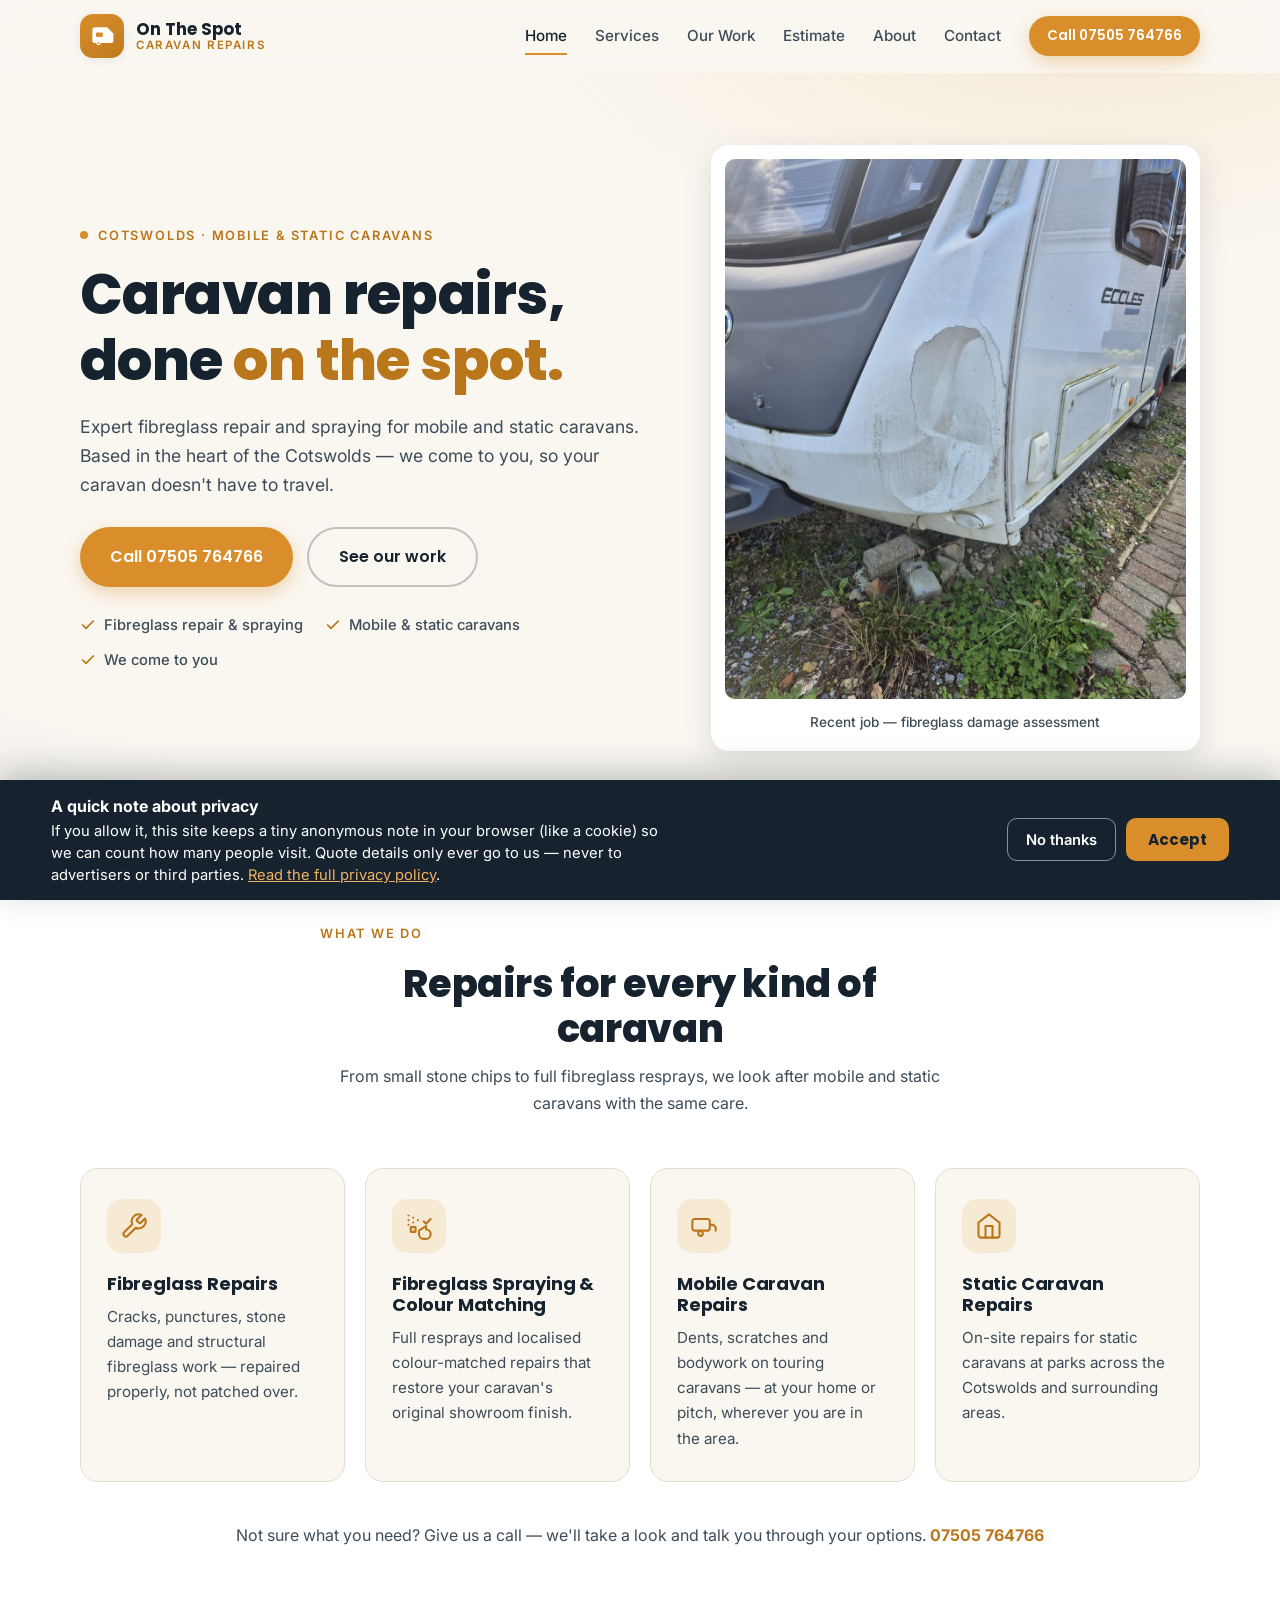
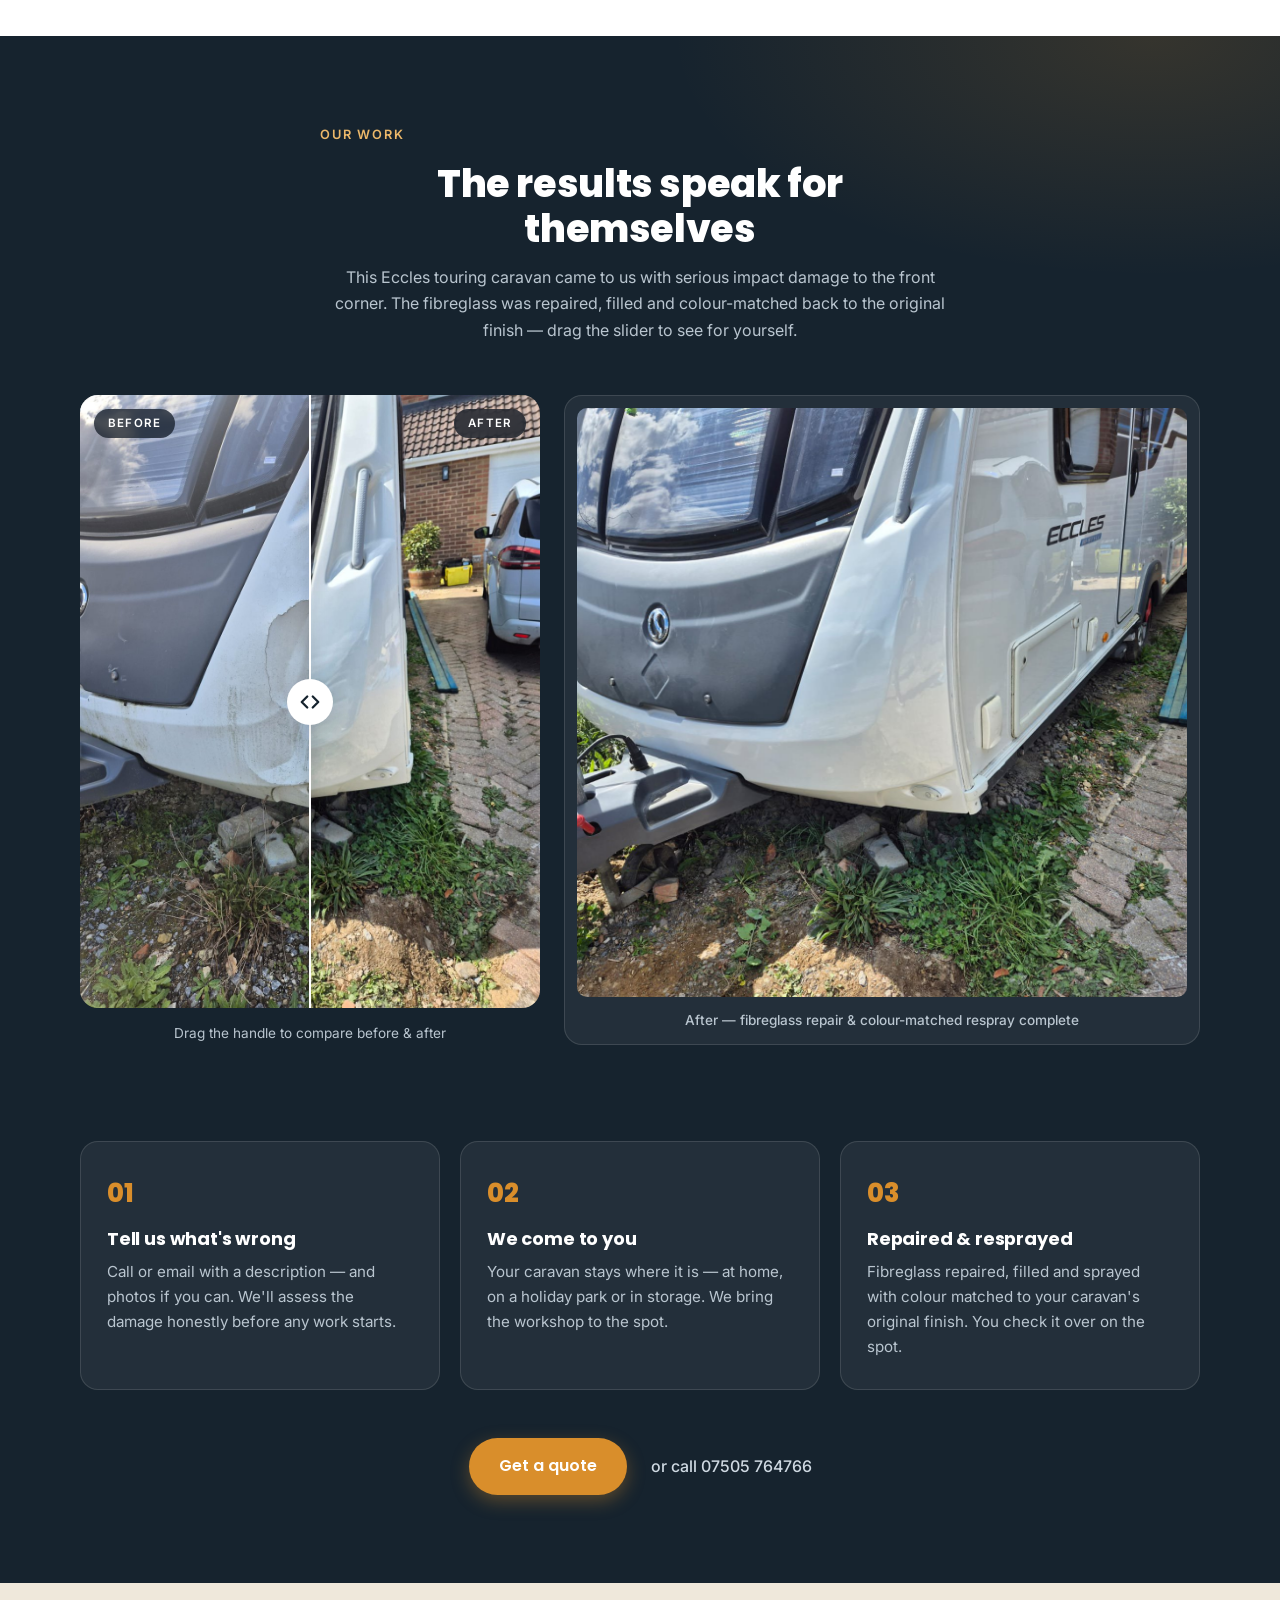
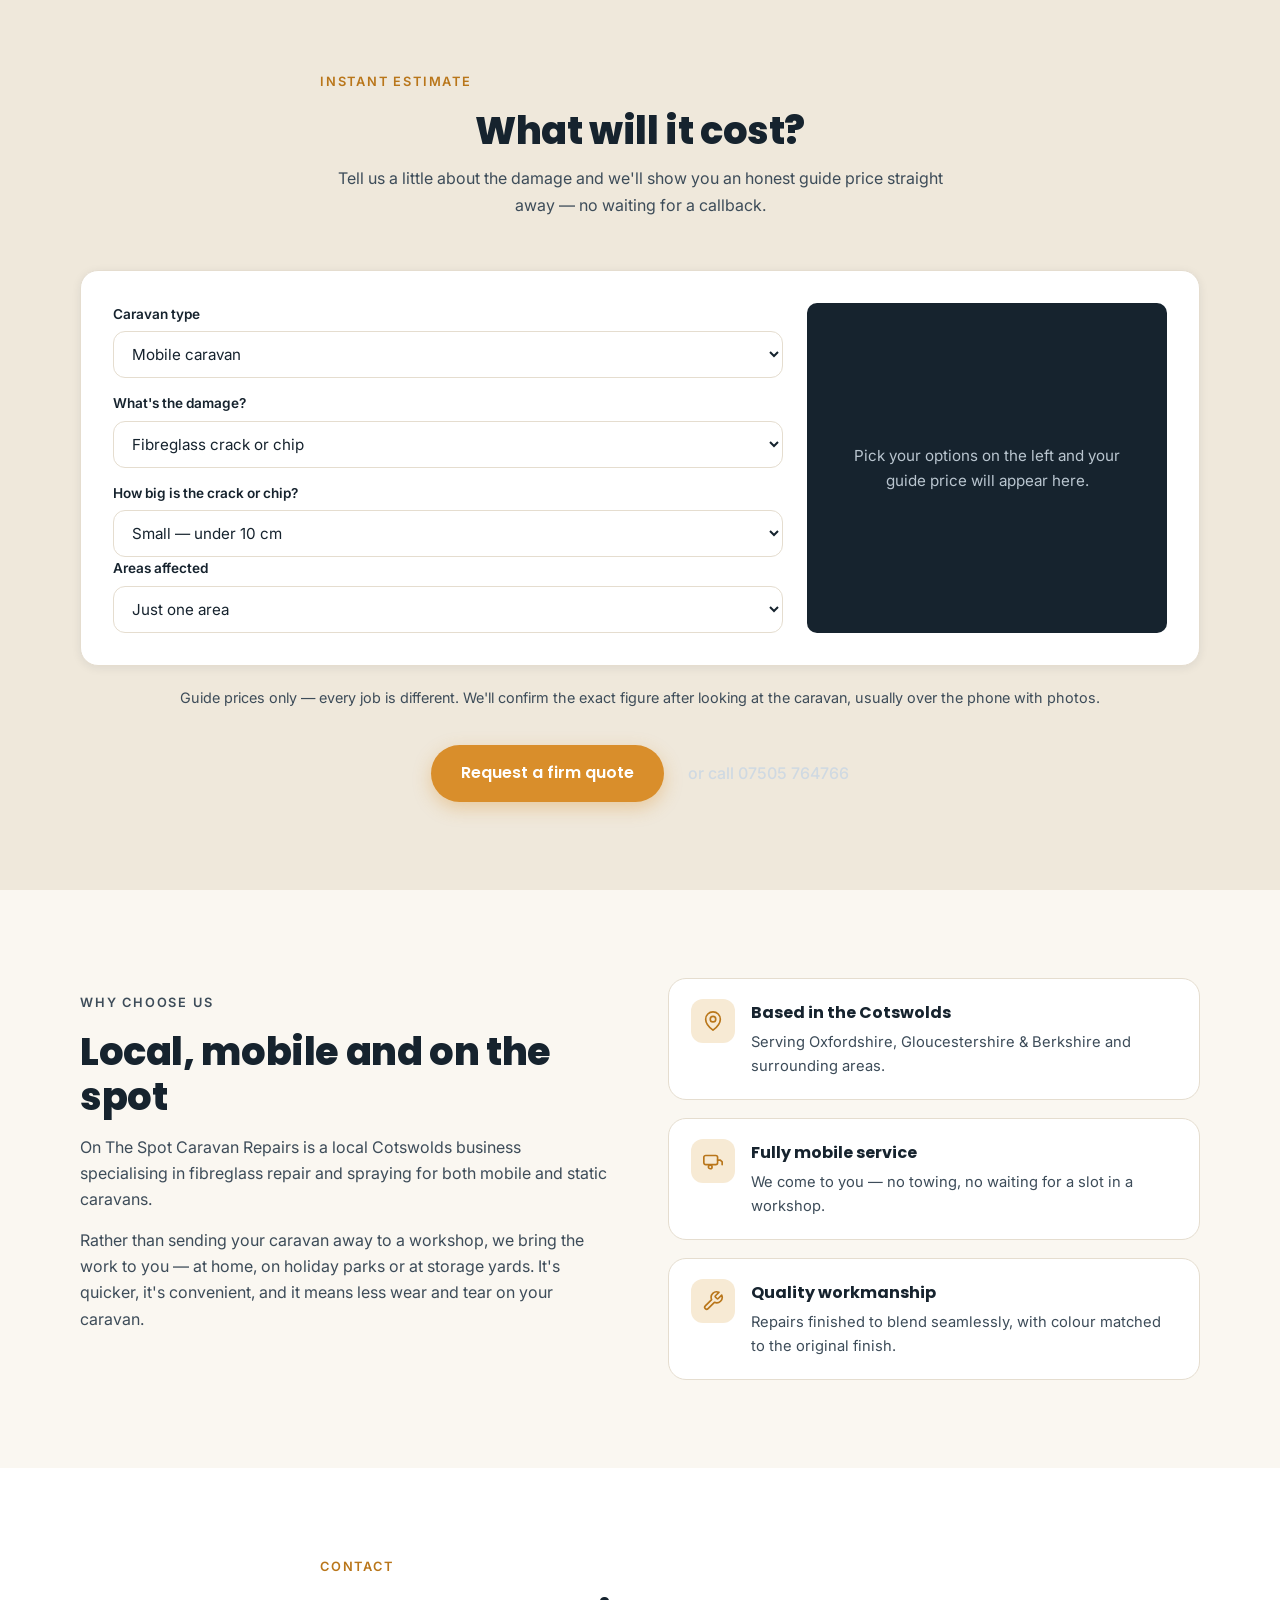
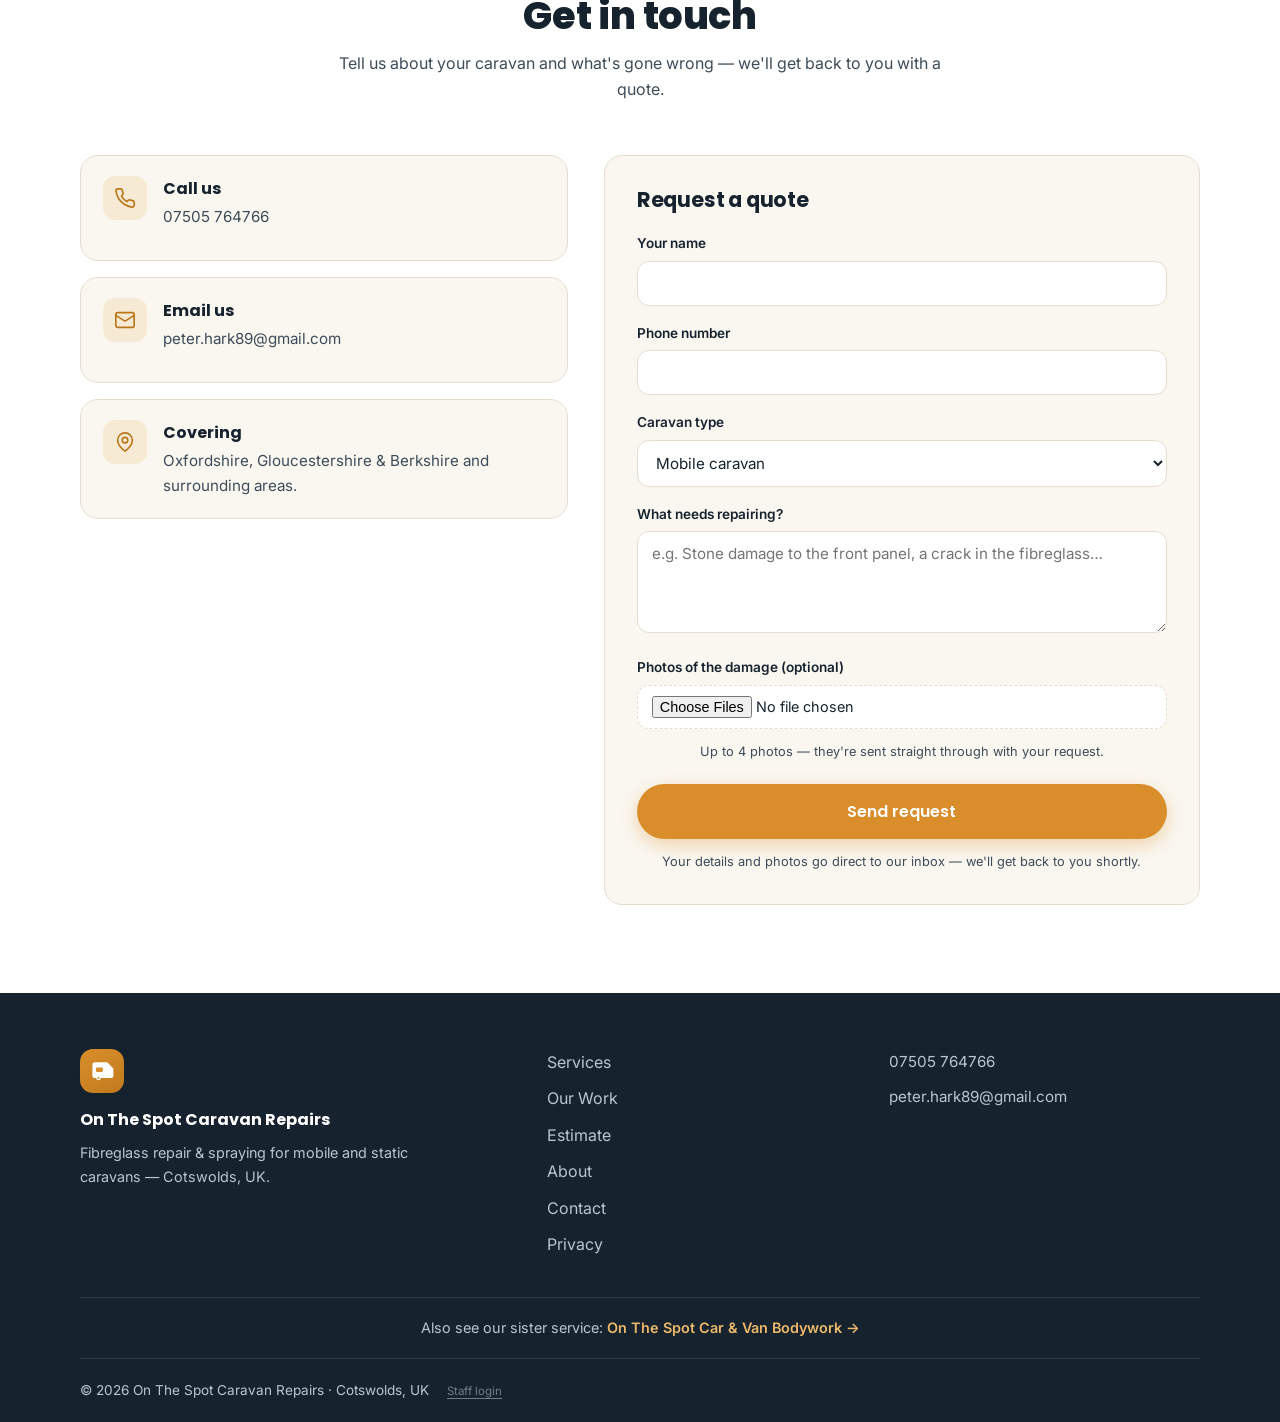
<file: index.html>
<!DOCTYPE html>
<html lang="en-GB">
<head>
  <meta charset="UTF-8" />
  <meta name="viewport" content="width=device-width, initial-scale=1.0" />
  <title>On The Spot Caravan Repairs — Fibreglass &amp; Bodywork in the Cotswolds</title>
  <meta name="description" content="Mobile and static caravan repairs across the Cotswolds. Expert fibreglass repair, spraying and colour matching — we come to you. Call 07505 764766." />
  <meta property="og:title" content="On The Spot Caravan Repairs | Cotswolds" />
  <meta property="og:description" content="Fibreglass repair &amp; spraying for mobile and static caravans. Based in the Cotswolds — we come to you." />
  <meta property="og:type" content="website" />
  <link rel="icon" href="data:image/svg+xml,%3Csvg xmlns='http://www.w3.org/2000/svg' viewBox='0 0 100 100'%3E%3Ctext y='.9em' font-size='90'%3E%F0%9F%9A%90%3C/text%3E%3C/svg%3E" />
  <link rel="preconnect" href="https://fonts.googleapis.com" />
  <link rel="preconnect" href="https://fonts.gstatic.com" crossorigin />
  <link href="https://fonts.googleapis.com/css2?family=Inter:wght@400;500;600&family=Poppins:wght@600;700;800&display=swap" rel="stylesheet" />
  <link rel="stylesheet" href="style.css" />
</head>
<body>

<a class="skip-link" href="#home">Skip to content</a>

<header class="site-header" id="siteHeader">
  <div class="container nav-wrap">
    <a href="#home" class="brand" aria-label="On The Spot Caravan Repairs — home">
      <span class="brand-mark" aria-hidden="true">
        <svg viewBox="0 0 32 32" fill="none">
          <path d="M5 9a3 3 0 0 1 3-3h14l7 7v8a3 3 0 0 1-3 3H8a3 3 0 0 1-3-3V9Z" fill="#fff"/>
          <rect x="9" y="12" width="8" height="5" rx="1.2" fill="#d98e2b"/>
          <circle cx="12" cy="24" r="2.6" fill="#fff"/>
          <circle cx="12" cy="24" r="1.2" fill="#d98e2b"/>
        </svg>
      </span>
      <span class="brand-text">On The Spot<small>Caravan Repairs</small></span>
    </a>

    <nav class="site-nav" id="siteNav" aria-label="Main navigation">
      <a href="#home" class="active">Home</a>
      <a href="#services">Services</a>
      <a href="#work">Our Work</a>
      <a href="#estimate">Estimate</a>
      <a href="#about">About</a>
      <a href="#contact">Contact</a>
      <a href="tel:+447505764766" class="btn btn-primary btn-sm nav-call">Call 07505 764766</a>
    </nav>

    <button class="nav-toggle" id="navToggle" aria-expanded="false" aria-controls="siteNav" aria-label="Open menu">
      <span></span><span></span><span></span>
    </button>
  </div>
</header>

<main id="main">

  <!-- ============ HERO ============ -->
  <section class="hero" id="home">
    <div class="container hero-grid">
      <div class="hero-copy reveal">
        <p class="eyebrow"><span class="dot" aria-hidden="true"></span> Cotswolds &middot; Mobile &amp; Static Caravans</p>
        <h1>Caravan repairs, done <em>on the spot.</em></h1>
        <p class="lead">Expert fibreglass repair and spraying for mobile and static caravans. Based in the heart of the Cotswolds — we come to you, so your caravan doesn't have to travel.</p>
        <div class="hero-cta">
          <a href="tel:+447505764766" class="btn btn-primary btn-lg">Call 07505 764766</a>
          <a href="#work" class="btn btn-ghost btn-lg">See our work</a>
        </div>
        <ul class="hero-points">
          <li><svg viewBox="0 0 24 24" fill="none" stroke="currentColor" stroke-width="2.5" stroke-linecap="round" stroke-linejoin="round"><path d="M20 6 9 17l-5-5"/></svg> Fibreglass repair &amp; spraying</li>
          <li><svg viewBox="0 0 24 24" fill="none" stroke="currentColor" stroke-width="2.5" stroke-linecap="round" stroke-linejoin="round"><path d="M20 6 9 17l-5-5"/></svg> Mobile &amp; static caravans</li>
          <li><svg viewBox="0 0 24 24" fill="none" stroke="currentColor" stroke-width="2.5" stroke-linecap="round" stroke-linejoin="round"><path d="M20 6 9 17l-5-5"/></svg> We come to you</li>
        </ul>
      </div>

      <figure class="hero-card reveal" data-delay="140">
        <img src="images/damage-1.jpg" alt="Fibreglass damage on a caravan front corner, awaiting repair" loading="eager" />
        <figcaption>Recent job — fibreglass damage assessment</figcaption>
      </figure>
    </div>
  </section>

  <!-- ============ SERVICES ============ -->
  <section class="section services" id="services">
    <div class="container">
      <header class="section-head reveal">
        <p class="eyebrow">What we do</p>
        <h2>Repairs for every kind of caravan</h2>
        <p class="section-sub">From small stone chips to full fibreglass resprays, we look after mobile and static caravans with the same care.</p>
      </header>

      <div class="card-grid">
        <article class="service-card reveal">
          <span class="icon" aria-hidden="true">
            <svg viewBox="0 0 24 24" fill="none" stroke="currentColor" stroke-width="1.8" stroke-linecap="round" stroke-linejoin="round"><path d="M14.7 6.3a1 1 0 0 0 0 1.4l1.6 1.6a1 1 0 0 0 1.4 0l3.77-3.77a6 6 0 0 1-7.94 7.94l-6.91 6.91a2.12 2.12 0 0 1-3-3l6.91-6.91a6 6 0 0 1 7.94-7.94l-3.76 3.76z"/></svg>
          </span>
          <h3>Fibreglass Repairs</h3>
          <p>Cracks, punctures, stone damage and structural fibreglass work — repaired properly, not patched over.</p>
        </article>

        <article class="service-card reveal" data-delay="80">
          <span class="icon" aria-hidden="true">
            <svg viewBox="0 0 24 24" fill="none" stroke="currentColor" stroke-width="1.8" stroke-linecap="round" stroke-linejoin="round"><path d="M3 3h.01"/><path d="M7 5h.01"/><path d="M11 7h.01"/><path d="M3 7h.01"/><path d="M7 9h.01"/><path d="M3 11h.01"/><rect width="4" height="4" x="5" y="13"/><path d="m16 8 2 2 4-4"/><path d="M18 12v3a4 4 0 0 1 4 4v0a4 4 0 0 1-4 4h-2a4 4 0 0 1-4-4v-3Z"/></svg>
          </span>
          <h3>Fibreglass Spraying &amp; Colour Matching</h3>
          <p>Full resprays and localised colour-matched repairs that restore your caravan's original showroom finish.</p>
        </article>

        <article class="service-card reveal" data-delay="160">
          <span class="icon" aria-hidden="true">
            <svg viewBox="0 0 24 24" fill="none" stroke="currentColor" stroke-width="1.8" stroke-linecap="round" stroke-linejoin="round"><rect x="2" y="6" width="15" height="10" rx="2"/><path d="M17 11h3l2 2v3"/><circle cx="9" cy="18.5" r="2"/></svg>
          </span>
          <h3>Mobile Caravan Repairs</h3>
          <p>Dents, scratches and bodywork on touring caravans — at your home or pitch, wherever you are in the area.</p>
        </article>

        <article class="service-card reveal" data-delay="240">
          <span class="icon" aria-hidden="true">
            <svg viewBox="0 0 24 24" fill="none" stroke="currentColor" stroke-width="1.8" stroke-linecap="round" stroke-linejoin="round"><path d="m3 9 9-7 9 7v11a2 2 0 0 1-2 2H5a2 2 0 0 1-2-2z"/><polyline points="9 22 9 12 15 12 15 22"/></svg>
          </span>
          <h3>Static Caravan Repairs</h3>
          <p>On-site repairs for static caravans at parks across the Cotswolds and surrounding areas.</p>
        </article>
      </div>

      <p class="services-note reveal">Not sure what you need? Give us a call — we'll take a look and talk you through your options. <a href="tel:+447505764766"><strong>07505 764766</strong></a></p>
    </div>
  </section>

  <!-- ============ OUR WORK ============ -->
  <section class="section work" id="work">
    <div class="container">
      <header class="section-head section-head-light reveal">
        <p class="eyebrow">Our work</p>
        <h2>The results speak for themselves</h2>
        <p class="section-sub">This Eccles touring caravan came to us with serious impact damage to the front corner. The fibreglass was repaired, filled and colour-matched back to the original finish — drag the slider to see for yourself.</p>
      </header>

      <div class="work-showcase">
        <div class="ba-frame reveal">
          <div class="ba-slider" id="baSlider" style="--pos:50%">
            <img src="images/repaired-1.jpg" alt="Caravan front corner after fibreglass repair and respray" />
            <img src="images/damage-1.jpg" alt="" aria-hidden="true" class="ba-before" />
            <span class="ba-label ba-label-before">Before</span>
            <span class="ba-label ba-label-after">After</span>
            <div class="ba-handle" id="baHandle" role="slider" tabindex="0" aria-label="Drag to compare before and after" aria-valuemin="0" aria-valuemax="100" aria-valuenow="50">
              <span class="ba-grip" aria-hidden="true">
                <svg viewBox="0 0 24 24" fill="none" stroke="currentColor" stroke-width="2.5" stroke-linecap="round" stroke-linejoin="round"><path d="m9 6-6 6 6 6M15 6l6 6-6 6"/></svg>
              </span>
            </div>
          </div>
          <p class="ba-hint">Drag the handle to compare before &amp; after</p>
        </div>

        <figure class="work-photo reveal" data-delay="120">
          <img src="images/repaired-2.jpg" alt="Repaired caravan front corner and tow bar after respray" loading="lazy" />
          <figcaption>After — fibreglass repair &amp; colour-matched respray complete</figcaption>
        </figure>
      </div>

      <h3 class="gallery-title reveal" id="galleryTitle" hidden>More from the workshop</h3>
      <div class="gallery-grid" id="galleryGrid"></div>

      <div class="steps-grid">
        <article class="step-card reveal">
          <span class="step-num" aria-hidden="true">01</span>
          <h3>Tell us what's wrong</h3>
          <p>Call or email with a description — and photos if you can. We'll assess the damage honestly before any work starts.</p>
        </article>
        <article class="step-card reveal" data-delay="100">
          <span class="step-num" aria-hidden="true">02</span>
          <h3>We come to you</h3>
          <p>Your caravan stays where it is — at home, on a holiday park or in storage. We bring the workshop to the spot.</p>
        </article>
        <article class="step-card reveal" data-delay="200">
          <span class="step-num" aria-hidden="true">03</span>
          <h3>Repaired &amp; resprayed</h3>
          <p>Fibreglass repaired, filled and sprayed with colour matched to your caravan's original finish. You check it over on the spot.</p>
        </article>
      </div>

      <div class="work-cta reveal">
        <a href="#contact" class="btn btn-primary btn-lg">Get a quote</a>
        <a href="tel:+447505764766" class="link-light">or call 07505 764766</a>
      </div>
    </div>
  </section>

  <!-- ============ INSTANT ESTIMATE ============ -->
  <section class="section estimate" id="estimate">
    <div class="container">
      <header class="section-head reveal">
        <p class="eyebrow">Instant estimate</p>
        <h2>What will it cost?</h2>
        <p class="section-sub">Tell us a little about the damage and we'll show you an honest guide price straight away — no waiting for a callback.</p>
      </header>

      <div class="estimate-box reveal">
        <div class="estimate-fields">
          <label for="estVehicle">Caravan type</label>
          <select id="estVehicle" name="estVehicle">
            <option value="mobile">Mobile caravan</option>
            <option value="static">Static caravan</option>
          </select>

          <label for="estDamage">What's the damage?</label>
          <select id="estDamage" name="estDamage">
            <option value="crack">Fibreglass crack or chip</option>
            <option value="puncture">Puncture or impact damage</option>
            <option value="respray">Respray / colour match only (no repair needed)</option>
          </select>

          <label for="estSize" id="estSizeLabel">How big is it?</label>
          <select id="estSize" name="estSize"></select>

          <div class="estimate-row">
            <div class="estimate-col" id="estPanelsWrap">
              <label for="estPanels">Areas affected</label>
              <select id="estPanels" name="estPanels">
                <option value="1">Just one area</option>
                <option value="2">Two areas</option>
                <option value="3">Three or more</option>
              </select>
            </div>
          </div>
        </div>

        <div class="estimate-result" id="estResult">
          <p class="est-prompt" id="estPrompt">Pick your options on the left and your guide price will appear here.</p>
          <div class="est-price-wrap" id="estPriceWrap" hidden>
            <span class="est-label">Guide price</span>
            <span class="est-price" id="estPrice">&pound;0 &ndash; &pound;0</span>
            <p class="est-note" id="estNote"></p>
          </div>
        </div>
      </div>

      <p class="estimate-disclaimer reveal">Guide prices only — every job is different. We'll confirm the exact figure after looking at the caravan, usually over the phone with photos.</p>

      <div class="work-cta estimate-cta reveal">
        <a href="#contact" class="btn btn-primary btn-lg">Request a firm quote</a>
        <a href="tel:+447505764766" class="link-light">or call 07505 764766</a>
      </div>
    </div>
  </section>

  <!-- ============ ABOUT ============ -->
  <section class="section about" id="about">
    <div class="container about-grid">
      <div class="about-copy reveal">
        <p class="eyebrow">Why choose us</p>
        <h2>Local, mobile and on the spot</h2>
        <p>On The Spot Caravan Repairs is a local Cotswolds business specialising in fibreglass repair and spraying for both mobile and static caravans.</p>
        <p>Rather than sending your caravan away to a workshop, we bring the work to you — at home, on holiday parks or at storage yards. It's quicker, it's convenient, and it means less wear and tear on your caravan.</p>
      </div>

      <ul class="about-list reveal" data-delay="120">
        <li>
          <span class="icon icon-sm" aria-hidden="true"><svg viewBox="0 0 24 24" fill="none" stroke="currentColor" stroke-width="1.8" stroke-linecap="round" stroke-linejoin="round"><path d="M20 10c0 6-8 12-8 12s-8-6-8-12a8 8 0 0 1 16 0Z"/><circle cx="12" cy="10" r="3"/></svg></span>
          <div><strong>Based in the Cotswolds</strong><p>Serving Oxfordshire, Gloucestershire &amp; Berkshire and surrounding areas.</p></div>
        </li>
        <li>
          <span class="icon icon-sm" aria-hidden="true"><svg viewBox="0 0 24 24" fill="none" stroke="currentColor" stroke-width="1.8" stroke-linecap="round" stroke-linejoin="round"><rect x="2" y="6" width="15" height="10" rx="2"/><path d="M17 11h3l2 2v3"/><circle cx="9" cy="18.5" r="2"/></svg></span>
          <div><strong>Fully mobile service</strong><p>We come to you — no towing, no waiting for a slot in a workshop.</p></div>
        </li>
        <li>
          <span class="icon icon-sm" aria-hidden="true"><svg viewBox="0 0 24 24" fill="none" stroke="currentColor" stroke-width="1.8" stroke-linecap="round" stroke-linejoin="round"><path d="M14.7 6.3a1 1 0 0 0 0 1.4l1.6 1.6a1 1 0 0 0 1.4 0l3.77-3.77a6 6 0 0 1-7.94 7.94l-6.91 6.91a2.12 2.12 0 0 1-3-3l6.91-6.91a6 6 0 0 1 7.94-7.94l-3.76 3.76z"/></svg></span>
          <div><strong>Quality workmanship</strong><p>Repairs finished to blend seamlessly, with colour matched to the original finish.</p></div>
        </li>
      </ul>
    </div>
  </section>

  <!-- ============ CONTACT ============ -->
  <section class="section contact" id="contact">
    <div class="container">
      <header class="section-head reveal">
        <p class="eyebrow">Contact</p>
        <h2>Get in touch</h2>
        <p class="section-sub">Tell us about your caravan and what's gone wrong — we'll get back to you with a quote.</p>
      </header>

      <div class="contact-grid">
        <div class="contact-info reveal">
          <a href="tel:+447505764766" class="info-card">
            <span class="icon icon-sm" aria-hidden="true"><svg viewBox="0 0 24 24" fill="none" stroke="currentColor" stroke-width="1.8" stroke-linecap="round" stroke-linejoin="round"><path d="M22 16.92v3a2 2 0 0 1-2.18 2 19.79 19.79 0 0 1-8.63-3.07 19.5 19.5 0 0 1-6-6 19.79 19.79 0 0 1-3.07-8.67A2 2 0 0 1 4.11 2h3a2 2 0 0 1 2 1.72c.127.96.361 1.903.7 2.81a2 2 0 0 1-.45 2.11L8.09 9.91a16 16 0 0 0 6 6l1.27-1.27a2 2 0 0 1 2.11-.45c.907.339 1.85.573 2.81.7A2 2 0 0 1 22 16.92z"/></svg></span>
            <div><strong>Call us</strong><p>07505 764766</p></div>
          </a>
          <a href="mailto:peter.hark89@gmail.com" class="info-card">
            <span class="icon icon-sm" aria-hidden="true"><svg viewBox="0 0 24 24" fill="none" stroke="currentColor" stroke-width="1.8" stroke-linecap="round" stroke-linejoin="round"><rect width="20" height="16" x="2" y="4" rx="2"/><path d="m22 7-8.97 5.7a1.94 1.94 0 0 1-2.06 0L2 7"/></svg></span>
            <div><strong>Email us</strong><p>peter.hark89@gmail.com</p></div>
          </a>
          <div class="info-card">
            <span class="icon icon-sm" aria-hidden="true"><svg viewBox="0 0 24 24" fill="none" stroke="currentColor" stroke-width="1.8" stroke-linecap="round" stroke-linejoin="round"><path d="M20 10c0 6-8 12-8 12s-8-6-8-12a8 8 0 0 1 16 0Z"/><circle cx="12" cy="10" r="3"/></svg></span>
            <div><strong>Covering</strong><p>Oxfordshire, Gloucestershire &amp; Berkshire and surrounding areas.</p></div>
          </div>
        </div>

        <form class="quote-form reveal" id="quoteForm" data-delay="120" novalidate>
          <h3>Request a quote</h3>
          <label for="name">Your name</label>
          <input type="text" id="name" name="name" autocomplete="name" required />

          <label for="phone">Phone number</label>
          <input type="tel" id="phone" name="phone" autocomplete="tel" required />

          <label for="type">Caravan type</label>
          <select id="type" name="type">
            <option value="Mobile caravan">Mobile caravan</option>
            <option value="Static caravan">Static caravan</option>
            <option value="Not sure / other">Not sure / other</option>
          </select>

          <label for="message">What needs repairing?</label>
          <textarea id="message" name="message" rows="4" placeholder="e.g. Stone damage to the front panel, a crack in the fibreglass…"></textarea>

          <label for="photos">Photos of the damage (optional)</label>
          <input type="file" id="photos" name="photos" accept="image/*" multiple />
          <p class="form-note form-note-top">Up to 4 photos — they're sent straight through with your request.</p>

          <button type="submit" class="btn btn-primary btn-lg btn-block" id="quoteSubmit">Send request</button>
          <p class="form-note" id="formNote">Your details and photos go direct to our inbox — we'll get back to you shortly.</p>
        </form>

        <div class="form-success" id="formSuccess" hidden>
          <span class="icon icon-sm" aria-hidden="true"><svg viewBox="0 0 24 24" fill="none" stroke="currentColor" stroke-width="1.8" stroke-linecap="round" stroke-linejoin="round"><path d="M20 6 9 17l-5-5"/></svg></span>
          <h3>Request sent — thank you!</h3>
          <p id="formSuccessMsg">We've got your details and will get back to you with a quote shortly.</p>
          <button type="button" class="btn btn-ghost" id="formAgain">Send another request</button>
        </div>
      </div>
    </div>
  </section>

</main>

<footer class="site-footer">
  <div class="container footer-grid">
    <div class="footer-brand">
      <span class="brand-mark" aria-hidden="true">
        <svg viewBox="0 0 32 32" fill="none">
          <path d="M5 9a3 3 0 0 1 3-3h14l7 7v8a3 3 0 0 1-3 3H8a3 3 0 0 1-3-3V9Z" fill="#fff"/>
          <rect x="9" y="12" width="8" height="5" rx="1.2" fill="#d98e2b"/>
          <circle cx="12" cy="24" r="2.6" fill="#fff"/>
          <circle cx="12" cy="24" r="1.2" fill="#d98e2b"/>
        </svg>
      </span>
      <p class="footer-name">On The Spot Caravan Repairs</p>
      <p class="footer-tag">Fibreglass repair &amp; spraying for mobile and static caravans — Cotswolds, UK.</p>
    </div>

    <nav class="footer-nav" aria-label="Footer navigation">
      <a href="#services">Services</a>
      <a href="#work">Our Work</a>
      <a href="#estimate">Estimate</a>
      <a href="#about">About</a>
      <a href="#contact">Contact</a>
      <a href="privacy.html">Privacy</a>
    </nav>

    <div class="footer-contact">
      <a href="tel:+447505764766">07505 764766</a>
      <a href="mailto:peter.hark89@gmail.com">peter.hark89@gmail.com</a>
    </div>
  </div>
  <div class="container footer-sister">
    <p>Also see our sister service: <a href="https://harky39.github.io/on-the-spot-car-van-bodywork/">On The Spot Car &amp; Van Bodywork &rarr;</a></p>
  </div>
  <div class="container footer-bottom">
    <p>&copy; <span id="year">2026</span> On The Spot Caravan Repairs &middot; Cotswolds, UK
      <a href="https://harky39.github.io/on-the-spot-admin/" class="staff-link" title="Staff area">Staff login</a>
    </p>
  </div>
</footer>

<a href="tel:+447505764766" class="call-fab" aria-label="Call us on 07505 764766">
  <svg viewBox="0 0 24 24" fill="none" stroke="currentColor" stroke-width="2" stroke-linecap="round" stroke-linejoin="round"><path d="M22 16.92v3a2 2 0 0 1-2.18 2 19.79 19.79 0 0 1-8.63-3.07 19.5 19.5 0 0 1-6-6 19.79 19.79 0 0 1-3.07-8.67A2 2 0 0 1 4.11 2h3a2 2 0 0 1 2 1.72c.127.96.361 1.903.7 2.81a2 2 0 0 1-.45 2.11L8.09 9.91a16 16 0 0 0 6 6l1.27-1.27a2 2 0 0 1 2.11-.45c.907.339 1.85.573 2.81.7A2 2 0 0 1 22 16.92z"/></svg>
</a>

<!-- Privacy note banner (asked once per browser; explicit colours so any site theme works) -->
<style>
  .consent {
    position: fixed; left: 0; right: 0; bottom: 0; z-index: 9999;
    display: flex; flex-wrap: wrap; gap: 14px; align-items: center; justify-content: space-between;
    background: #16232e; color: #fff;
    padding: 14px max(16px, 4vw);
    box-shadow: 0 -8px 30px rgba(22, 35, 46, 0.25);
    font-family: "Inter", system-ui, sans-serif; font-size: 0.92rem; line-height: 1.5;
  }
  .consent[hidden] { display: none !important; }
  .consent-text { max-width: 70ch; }
  .consent-text strong { display: block; font-size: 1rem; margin-bottom: 2px; }
  .consent-text a { color: #f0b264; text-decoration: underline; }
  .consent-actions { display: flex; gap: 10px; flex: 0 0 auto; }
  .consent-accept {
    background: #d98e2b; color: #16232e; font-weight: 700;
    border: 0; border-radius: 10px; padding: 10px 22px; cursor: pointer;
    font-family: "Poppins", system-ui, sans-serif; font-size: 0.95rem;
  }
  .consent-accept:hover { background: #e6a244; }
  .consent-decline {
    background: transparent; color: #fff; font-weight: 600;
    border: 1.5px solid rgba(255, 255, 255, 0.5); border-radius: 10px; padding: 10px 18px; cursor: pointer;
    font-family: "Inter", system-ui, sans-serif; font-size: 0.92rem;
  }
  .consent-decline:hover { border-color: #fff; }
  @media (max-width: 640px) {
    .consent { flex-direction: column; align-items: stretch; }
    .consent-actions { justify-content: flex-end; }
  }
</style>
<div class="consent" id="consentBar" hidden>
  <div class="consent-text">
    <strong>A quick note about privacy</strong>
    <p>If you allow it, this site keeps a tiny anonymous note in your browser (like a cookie) so we can count how many people visit. Quote details only ever go to us — never to advertisers or third parties. <a href="privacy.html">Read the full privacy policy</a>.</p>
  </div>
  <div class="consent-actions">
    <button type="button" class="consent-decline" id="consentDecline">No thanks</button>
    <button type="button" class="consent-accept" id="consentAccept">Accept</button>
  </div>
</div>

<script src="main.js"></script>
</body>
</html>
</file>
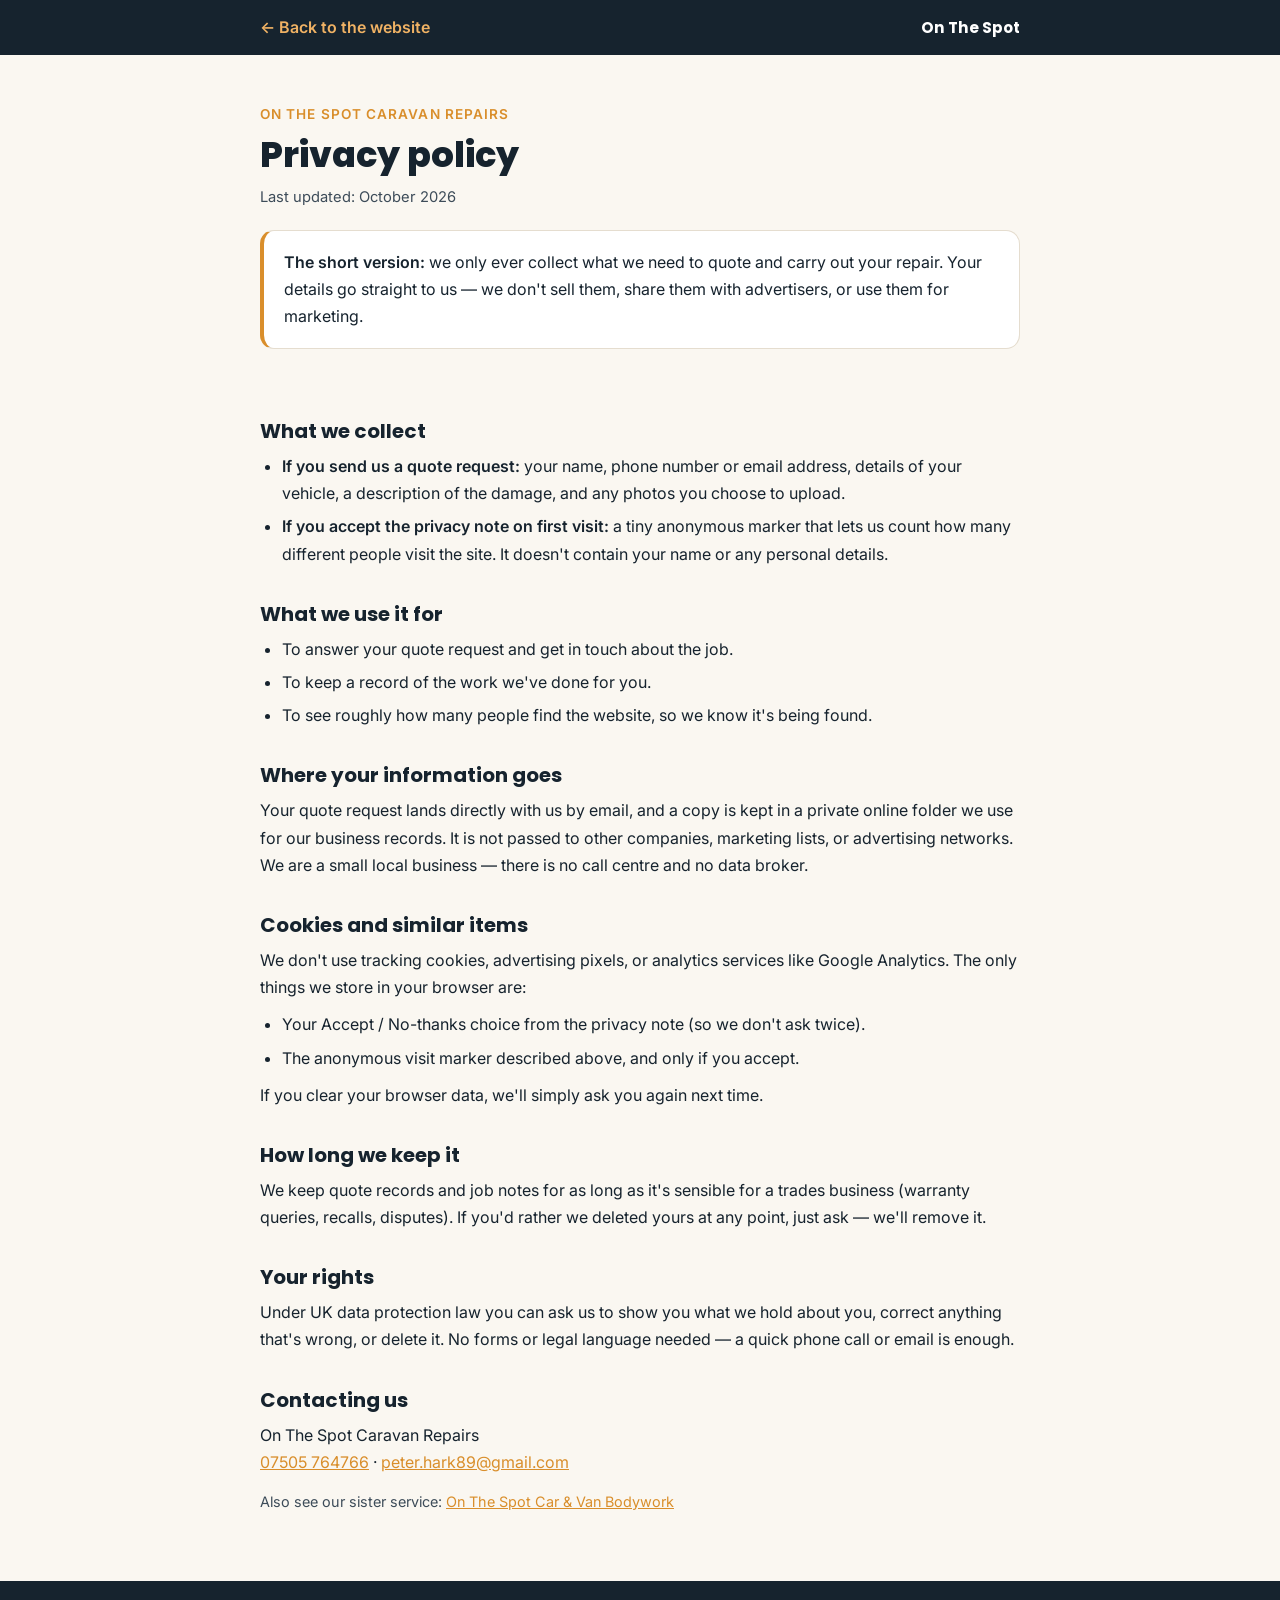
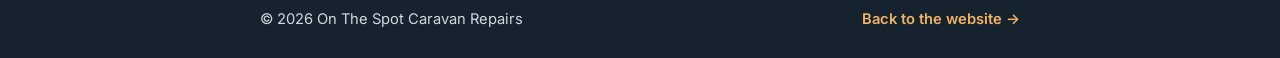
<file: privacy.html>
<!DOCTYPE html>
<html lang="en-GB">
<head>
  <meta charset="UTF-8" />
  <meta name="viewport" content="width=device-width, initial-scale=1.0" />
  <title>Privacy Policy — On The Spot Caravan Repairs</title>
  <meta name="description" content="How On The Spot Caravan Repairs handles your information — in plain English." />
  <link rel="icon" href="data:image/svg+xml,%3Csvg xmlns='http://www.w3.org/2000/svg' viewBox='0 0 100 100'%3E%3Ctext y='.9em' font-size='90'%3E%F0%9F%9A%97%3C/svg%3E" />
  <link rel="preconnect" href="https://fonts.googleapis.com" />
  <link rel="preconnect" href="https://fonts.gstatic.com" crossorigin />
  <link href="https://fonts.googleapis.com/css2?family=Inter:wght@400;500;600&family=Poppins:wght@600;700;800&display=swap" rel="stylesheet" />
  <style>
    :root {
      --ink: #16232e; --ink-soft: #3d4c59; --paper: #faf7f1;
      --accent: #d98e2b; --line: #e5ddcf;
    }
    * { margin: 0; padding: 0; box-sizing: border-box; }
    body {
      font-family: "Inter", system-ui, sans-serif;
      color: var(--ink); background: var(--paper);
      line-height: 1.7; font-size: 16px;
    }
    h1, h2 { font-family: "Poppins", system-ui, sans-serif; line-height: 1.2; }
    a { color: var(--accent); }

    .topbar { background: var(--ink); color: #fff; padding: 14px 0; }
    .topbar .wrap { width: min(760px, 90%); margin: 0 auto; display: flex; align-items: center; gap: 12px; }
    .topbar a { color: #f0b264; text-decoration: none; font-weight: 600; }
    .topbar a:hover { text-decoration: underline; }
    .topbar .brand { font-family: "Poppins", system-ui, sans-serif; font-weight: 700; margin-left: auto; font-size: .95rem; }

    .wrap { width: min(760px, 90%); margin: 0 auto; }
    header.page-head { padding: 48px 0 12px; }
    .eyebrow { color: var(--accent); font-weight: 600; font-size: .85rem; text-transform: uppercase; letter-spacing: .08em; margin-bottom: 8px; }
    h1 { font-size: 2.2rem; font-weight: 800; }
    .updated { color: var(--ink-soft); margin-top: 8px; font-size: .92rem; }

    main { padding: 24px 0 56px; }
    section { margin-top: 34px; }
    h2 { font-size: 1.25rem; font-weight: 700; margin-bottom: 10px; }
    p { margin-bottom: 10px; }
    ul { margin: 0 0 10px 22px; }
    li { margin-bottom: 6px; }
    .lead-box {
      background: #fff; border: 1px solid var(--line); border-left: 4px solid var(--accent);
      border-radius: 14px; padding: 18px 20px; margin-top: 20px;
    }
    .lead-box p { margin-bottom: 0; }
    strong { font-weight: 600; }

    footer { background: var(--ink); color: #cfd8df; padding: 26px 0; font-size: .92rem; }
    footer .wrap { display: flex; flex-wrap: wrap; gap: 8px 24px; align-items: center; }
    footer a { color: #f0b264; text-decoration: none; }
    footer a:hover { text-decoration: underline; }
    footer .back { margin-left: auto; font-weight: 600; }
  </style>
</head>
<body>

<div class="topbar">
  <div class="wrap">
    <a href="index.html">&larr; Back to the website</a>
    <span class="brand">On The Spot</span>
  </div>
</div>

<header class="page-head">
  <div class="wrap">
    <p class="eyebrow">On The Spot Caravan Repairs</p>
    <h1>Privacy policy</h1>
    <p class="updated">Last updated: October 2026</p>
    <div class="lead-box">
      <p><strong>The short version:</strong> we only ever collect what we need to quote and carry out your repair. Your details go straight to us — we don't sell them, share them with advertisers, or use them for marketing.</p>
    </div>
  </div>
</header>

<main>
  <div class="wrap">

    <section>
      <h2>What we collect</h2>
      <ul>
        <li><strong>If you send us a quote request:</strong> your name, phone number or email address, details of your vehicle, a description of the damage, and any photos you choose to upload.</li>
        <li><strong>If you accept the privacy note on first visit:</strong> a tiny anonymous marker that lets us count how many different people visit the site. It doesn't contain your name or any personal details.</li>
      </ul>
    </section>

    <section>
      <h2>What we use it for</h2>
      <ul>
        <li>To answer your quote request and get in touch about the job.</li>
        <li>To keep a record of the work we've done for you.</li>
        <li>To see roughly how many people find the website, so we know it's being found.</li>
      </ul>
    </section>

    <section>
      <h2>Where your information goes</h2>
      <p>Your quote request lands directly with us by email, and a copy is kept in a private online folder we use for our business records. It is not passed to other companies, marketing lists, or advertising networks. We are a small local business — there is no call centre and no data broker.</p>
    </section>

    <section>
      <h2>Cookies and similar items</h2>
      <p>We don't use tracking cookies, advertising pixels, or analytics services like Google Analytics. The only things we store in your browser are:</p>
      <ul>
        <li>Your Accept / No-thanks choice from the privacy note (so we don't ask twice).</li>
        <li>The anonymous visit marker described above, and only if you accept.</li>
      </ul>
      <p>If you clear your browser data, we'll simply ask you again next time.</p>
    </section>

    <section>
      <h2>How long we keep it</h2>
      <p>We keep quote records and job notes for as long as it's sensible for a trades business (warranty queries, recalls, disputes). If you'd rather we deleted yours at any point, just ask — we'll remove it.</p>
    </section>

    <section>
      <h2>Your rights</h2>
      <p>Under UK data protection law you can ask us to show you what we hold about you, correct anything that's wrong, or delete it. No forms or legal language needed — a quick phone call or email is enough.</p>
    </section>

    <section>
      <h2>Contacting us</h2>
      <p>On The Spot Caravan Repairs<br />
      <a href="tel:+447505764766">07505 764766</a> &middot;
      <a href="mailto:peter.hark89@gmail.com">peter.hark89@gmail.com</a></p>
      <p style="margin-top:14px; color:var(--ink-soft); font-size:.9rem;">Also see our sister service: <a href="https://harky39.github.io/on-the-spot-car-van-bodywork/">On The Spot Car &amp; Van Bodywork</a></p>
    </section>

  </div>
</main>

<footer>
  <div class="wrap">
    <span>&copy; 2026 On The Spot Caravan Repairs</span>
    <a class="back" href="index.html">Back to the website &rarr;</a>
  </div>
</footer>

</body>
</html>
</file>
<file: style.css>
/* ============================================================
   On The Spot Caravan Repairs — style.css
   ============================================================ */

:root {
  --ink: #16232e;
  --ink-soft: #3d4c59;
  --paper: #faf7f1;
  --stone: #efe8db;
  --white: #ffffff;
  --accent: #d98e2b;
  --accent-dark: #b9761a;
  --accent-tint: #f7ead4;
  --line: #e5ddcf;
  --shadow-sm: 0 2px 10px rgba(22, 35, 46, 0.08);
  --shadow-md: 0 10px 30px rgba(22, 35, 46, 0.12);
  --radius: 18px;
  --font-head: "Poppins", system-ui, sans-serif;
  --font-body: "Inter", system-ui, sans-serif;
}

* { margin: 0; padding: 0; box-sizing: border-box; }

html { scroll-behavior: smooth; }

body {
  font-family: var(--font-body);
  color: var(--ink);
  background: var(--paper);
  line-height: 1.65;
  -webkit-font-smoothing: antialiased;
}

img { max-width: 100%; display: block; }

h1, h2, h3 { font-family: var(--font-head); line-height: 1.18; letter-spacing: -0.01em; }

a { color: inherit; text-decoration: none; }

.container {
  width: min(1120px, 92%);
  margin-inline: auto;
}

.skip-link {
  position: absolute;
  left: -9999px;
  top: 0;
  background: var(--ink);
  color: #fff;
  padding: 10px 18px;
  z-index: 200;
  border-radius: 0 0 10px 0;
}
.skip-link:focus { left: 0; }

/* ---------- Buttons ---------- */
.btn {
  display: inline-flex;
  align-items: center;
  justify-content: center;
  gap: 8px;
  font-family: var(--font-head);
  font-weight: 600;
  border-radius: 999px;
  padding: 12px 24px;
  font-size: 0.95rem;
  transition: transform 0.18s ease, box-shadow 0.18s ease, background 0.18s ease, color 0.18s ease;
  cursor: pointer;
  border: none;
}
.btn-lg { padding: 15px 30px; font-size: 1rem; }
.btn-sm { padding: 9px 18px; font-size: 0.85rem; }
.btn-block { width: 100%; }

.btn-primary {
  background: var(--accent);
  color: #fff;
  box-shadow: 0 6px 18px rgba(217, 142, 43, 0.35);
}
.btn-primary:hover { background: var(--accent-dark); transform: translateY(-2px); }

.btn-ghost {
  background: transparent;
  color: var(--ink);
  border: 2px solid rgba(22, 35, 46, 0.25);
}
.btn-ghost:hover { border-color: var(--ink); transform: translateY(-2px); }

.link-light { color: #cfd9e2; font-weight: 500; }
.link-light:hover { color: #fff; text-decoration: underline; }

/* ---------- Header / nav ---------- */
.site-header {
  position: sticky;
  top: 0;
  z-index: 100;
  background: rgba(250, 247, 241, 0.86);
  backdrop-filter: blur(12px);
  -webkit-backdrop-filter: blur(12px);
  border-bottom: 1px solid transparent;
  transition: box-shadow 0.25s ease, border-color 0.25s ease;
}
.site-header.scrolled {
  border-color: var(--line);
  box-shadow: var(--shadow-sm);
}

.nav-wrap {
  display: flex;
  align-items: center;
  justify-content: space-between;
  gap: 16px;
  padding-block: 14px;
}

.brand { display: inline-flex; align-items: center; gap: 12px; }

.brand-mark {
  width: 44px;
  height: 44px;
  border-radius: 13px;
  background: linear-gradient(150deg, var(--accent), #c07a1d);
  display: grid;
  place-items: center;
  box-shadow: var(--shadow-sm);
  flex-shrink: 0;
}
.brand-mark svg { width: 28px; height: 28px; }

.brand-text {
  font-family: var(--font-head);
  font-weight: 700;
  font-size: 1.05rem;
  line-height: 1.1;
  display: flex;
  flex-direction: column;
}
.brand-text small {
  font-family: var(--font-body);
  font-weight: 600;
  font-size: 0.72rem;
  letter-spacing: 0.14em;
  text-transform: uppercase;
  color: var(--accent-dark);
}

.site-nav { display: flex; align-items: center; gap: 28px; }
.site-nav a:not(.btn) {
  font-weight: 500;
  font-size: 0.95rem;
  color: var(--ink-soft);
  position: relative;
  padding-block: 4px;
}
.site-nav a:not(.btn):hover,
.site-nav a.active { color: var(--ink); }
.site-nav a:not(.btn)::after {
  content: "";
  position: absolute;
  left: 0; right: 100%;
  bottom: -2px;
  height: 2px;
  background: var(--accent);
  transition: right 0.25s ease;
}
.site-nav a:not(.btn):hover::after,
.site-nav a.active::after { right: 0; }

.nav-toggle {
  display: none;
  flex-direction: column;
  justify-content: center;
  gap: 5px;
  width: 44px;
  height: 44px;
  background: transparent;
  border: none;
  cursor: pointer;
  padding: 10px;
}
.nav-toggle span {
  display: block;
  height: 2.5px;
  width: 100%;
  background: var(--ink);
  border-radius: 2px;
  transition: transform 0.3s ease, opacity 0.3s ease;
}
.nav-toggle[aria-expanded="true"] span:nth-child(1) { transform: translateY(7.5px) rotate(45deg); }
.nav-toggle[aria-expanded="true"] span:nth-child(2) { opacity: 0; }
.nav-toggle[aria-expanded="true"] span:nth-child(3) { transform: translateY(-7.5px) rotate(-45deg); }

/* ---------- Hero ---------- */
.hero {
  padding: 72px 0 84px;
  background:
    radial-gradient(900px 420px at 85% -10%, rgba(217, 142, 43, 0.14), transparent 65%),
    radial-gradient(700px 380px at -10% 110%, rgba(22, 35, 46, 0.07), transparent 60%),
    var(--paper);
}

.hero-grid {
  display: grid;
  grid-template-columns: 1.08fr 0.92fr;
  gap: 56px;
  align-items: center;
}

.eyebrow {
  font-weight: 600;
  font-size: 0.8rem;
  letter-spacing: 0.14em;
  text-transform: uppercase;
  color: var(--accent-dark);
  display: flex;
  align-items: center;
  gap: 10px;
  margin-bottom: 16px;
}
.eyebrow .dot {
  width: 8px; height: 8px;
  border-radius: 50%;
  background: var(--accent);
  display: inline-block;
}

.hero h1 {
  font-size: clamp(2.3rem, 4.6vw, 3.5rem);
  font-weight: 800;
  margin-bottom: 18px;
}
.hero h1 em {
  font-style: normal;
  color: var(--accent-dark);
  position: relative;
  white-space: nowrap;
}

.lead {
  font-size: 1.1rem;
  color: var(--ink-soft);
  max-width: 34em;
  margin-bottom: 28px;
}

.hero-cta { display: flex; flex-wrap: wrap; gap: 14px; margin-bottom: 26px; }

.hero-points {
  list-style: none;
  display: flex;
  flex-wrap: wrap;
  gap: 10px 22px;
}
.hero-points li {
  display: inline-flex;
  align-items: center;
  gap: 8px;
  font-weight: 500;
  font-size: 0.92rem;
  color: var(--ink-soft);
}
.hero-points svg { width: 16px; height: 16px; color: var(--accent-dark); flex-shrink: 0; }

.hero-card {
  background: #fff;
  border-radius: var(--radius);
  padding: 14px;
  box-shadow: var(--shadow-md);
  transform: rotate(1.2deg);
  transition: transform 0.3s ease;
}
.hero-card:hover { transform: rotate(0deg) translateY(-4px); }
.hero-card img {
  width: 100%;
  max-height: 540px;
  border-radius: calc(var(--radius) - 8px);
  object-fit: cover;
}
.hero-card figcaption {
  padding: 12px 6px 4px;
  font-size: 0.85rem;
  color: var(--ink-soft);
  text-align: center;
  font-weight: 500;
}

/* ---------- Sections (shared) ---------- */
.section { padding: 88px 0; }

.section-head {
  max-width: 640px;
  margin: 0 auto 52px;
  text-align: center;
}
.section-head h2, .about-copy h2 { font-size: clamp(1.7rem, 3vw, 2.4rem); font-weight: 800; }
.section-sub { color: var(--ink-soft); margin-top: 12px; }

/* ---------- Services ---------- */
.services { background: #fff; }

.card-grid {
  display: grid;
  grid-template-columns: repeat(auto-fit, minmax(240px, 1fr));
  gap: 20px;
}

.service-card {
  background: var(--paper);
  border: 1px solid var(--line);
  border-radius: var(--radius);
  padding: 30px 26px;
  transition: transform 0.25s ease, box-shadow 0.25s ease, border-color 0.25s ease;
}
.service-card:hover {
  transform: translateY(-5px);
  box-shadow: var(--shadow-md);
  border-color: transparent;
}

.icon {
  width: 54px;
  height: 54px;
  border-radius: 15px;
  background: var(--accent-tint);
  color: var(--accent-dark);
  display: grid;
  place-items: center;
  margin-bottom: 20px;
}
.icon svg { width: 28px; height: 28px; }

.service-card h3 { font-size: 1.12rem; margin-bottom: 10px; }
.service-card p { color: var(--ink-soft); font-size: 0.95rem; }

.services-note {
  text-align: center;
  margin-top: 40px;
  color: var(--ink-soft);
}
.services-note a strong { color: var(--accent-dark); }
.services-note a:hover { text-decoration: underline; }

/* ---------- Work (dark) ---------- */
.work {
  background:
    radial-gradient(800px 400px at 90% 0%, rgba(217, 142, 43, 0.16), transparent 60%),
    var(--ink);
  color: #eef2f5;
}

.section-head-light h2 { color: #fff; }
.section-head-light .section-sub { color: #b9c5cf; }
.work .eyebrow { color: #ecb86a; }

.work-showcase {
  display: grid;
  grid-template-columns: minmax(0, 460px) 1fr;
  gap: 24px;
  align-items: stretch;
  margin-bottom: 48px;
}

/* Before / after comparison slider */
.ba-slider {
  --pos: 50%;
  position: relative;
  aspect-ratio: 3 / 4;
  overflow: hidden;
  border-radius: var(--radius);
  background: #0d1620;
  touch-action: none;
  cursor: ew-resize;
}
.ba-slider img {
  position: absolute;
  inset: 0;
  width: 100%;
  height: 100%;
  object-fit: cover;
}
.ba-before { clip-path: inset(0 calc(100% - var(--pos)) 0 0); }

.ba-handle {
  position: absolute;
  top: 0;
  bottom: 0;
  left: var(--pos);
  width: 2px;
  background: #fff;
  transform: translateX(-1px);
  box-shadow: 0 0 14px rgba(0, 0, 0, 0.55);
}
.ba-grip {
  position: absolute;
  top: 50%;
  left: 50%;
  transform: translate(-50%, -50%);
  width: 46px;
  height: 46px;
  border-radius: 50%;
  background: #fff;
  color: var(--ink);
  display: grid;
  place-items: center;
  box-shadow: var(--shadow-md);
}
.ba-grip svg { width: 22px; height: 22px; }

.ba-label {
  position: absolute;
  top: 14px;
  z-index: 2;
  padding: 5px 14px;
  border-radius: 999px;
  font-size: 0.72rem;
  font-weight: 600;
  letter-spacing: 0.1em;
  text-transform: uppercase;
  color: #fff;
  background: rgba(13, 22, 32, 0.72);
  backdrop-filter: blur(4px);
  -webkit-backdrop-filter: blur(4px);
}
.ba-label-before { left: 14px; }
.ba-label-after { right: 14px; }

.ba-hint {
  text-align: center;
  color: #b9c5cf;
  font-size: 0.85rem;
  margin-top: 14px;
}

.work-photo {
  background: rgba(255, 255, 255, 0.06);
  border: 1px solid rgba(255, 255, 255, 0.12);
  border-radius: var(--radius);
  padding: 12px;
  display: flex;
  flex-direction: column;
}
.work-photo img {
  width: 100%;
  height: 100%;
  min-height: 320px;
  object-fit: cover;
  border-radius: calc(var(--radius) - 8px);
}
.work-photo figcaption {
  padding-top: 12px;
  font-size: 0.85rem;
  color: #b9c5cf;
  text-align: center;
  font-weight: 500;
  flex-shrink: 0;
}

.steps-grid {
  display: grid;
  grid-template-columns: repeat(auto-fit, minmax(240px, 1fr));
  gap: 20px;
}

.step-card {
  background: rgba(255, 255, 255, 0.06);
  border: 1px solid rgba(255, 255, 255, 0.12);
  border-radius: var(--radius);
  padding: 30px 26px;
}
.step-num {
  font-family: var(--font-head);
  font-weight: 800;
  font-size: 1.6rem;
  color: var(--accent);
  display: block;
  margin-bottom: 14px;
}
.step-card h3 { color: #fff; font-size: 1.12rem; margin-bottom: 10px; }
.step-card p { color: #b9c5cf; font-size: 0.95rem; }

.work-cta {
  display: flex;
  align-items: center;
  justify-content: center;
  gap: 24px;
  flex-wrap: wrap;
  margin-top: 48px;
}

/* ---------- Instant estimate ---------- */
.estimate { background: var(--stone); }

.estimate-box {
  display: grid;
  grid-template-columns: 1fr minmax(280px, 360px);
  gap: 24px;
  background: #fff;
  border: 1px solid var(--line);
  border-radius: var(--radius);
  padding: 32px;
  box-shadow: var(--shadow-sm);
}

.estimate-fields label {
  display: block;
  font-weight: 600;
  font-size: 0.85rem;
  margin: 14px 0 6px;
}
.estimate-fields label:first-child { margin-top: 0; }
.estimate-fields select {
  width: 100%;
  padding: 12px 14px;
  border: 1.5px solid var(--line);
  border-radius: 12px;
  background: #fff;
  font-family: inherit;
  font-size: 0.95rem;
  color: var(--ink);
}

.estimate-result {
  background: var(--ink);
  border-radius: calc(var(--radius) - 8px);
  padding: 28px;
  display: flex;
  flex-direction: column;
  justify-content: center;
  align-items: center;
  text-align: center;
}
.est-prompt { color: #b9c5cf; font-size: 0.95rem; }
.est-price-wrap[hidden] { display: none; }
.est-label {
  font-size: 0.72rem;
  letter-spacing: 0.14em;
  text-transform: uppercase;
  color: #ecb86a;
  font-weight: 600;
  margin-bottom: 8px;
  display: block;
}
.est-price {
  font-family: var(--font-head);
  font-weight: 800;
  font-size: clamp(1.5rem, 3vw, 2.1rem);
  color: #fff;
}
.est-note { color: #b9c5cf; font-size: 0.85rem; margin-top: 14px; line-height: 1.6; }

.estimate-disclaimer {
  text-align: center;
  color: var(--ink-soft);
  font-size: 0.9rem;
  margin-top: 20px;
}
.estimate-cta { margin-top: 36px; }

/* ---------- About ---------- */
.about-grid {
  display: grid;
  grid-template-columns: 1fr 1fr;
  gap: 56px;
  align-items: start;
}
.about-copy p { color: var(--ink-soft); margin-top: 14px; }

.about-list { list-style: none; display: grid; gap: 18px; }
.about-list li {
  display: flex;
  gap: 16px;
  background: #fff;
  border: 1px solid var(--line);
  border-radius: var(--radius);
  padding: 20px 22px;
}
.icon-sm {
  width: 44px; height: 44px;
  border-radius: 12px;
  background: var(--accent-tint);
  color: var(--accent-dark);
  display: grid;
  place-items: center;
  flex-shrink: 0;
}
.icon-sm svg { width: 22px; height: 22px; }
.about-list strong { font-family: var(--font-head); font-size: 1rem; }
.about-list p { color: var(--ink-soft); font-size: 0.92rem; margin-top: 4px; }

/* ---------- Contact ---------- */
.contact { background: #fff; }

.contact-grid {
  display: grid;
  grid-template-columns: 0.9fr 1.1fr;
  gap: 36px;
  align-items: start;
}

.contact-info { display: grid; gap: 16px; }

.info-card {
  display: flex;
  gap: 16px;
  background: var(--paper);
  border: 1px solid var(--line);
  border-radius: var(--radius);
  padding: 20px 22px;
  transition: transform 0.2s ease, box-shadow 0.2s ease;
}
a.info-card:hover { transform: translateY(-3px); box-shadow: var(--shadow-sm); }
.info-card strong { font-family: var(--font-head); display: block; margin-bottom: 2px; }
.info-card p { color: var(--ink-soft); font-size: 0.95rem; word-break: break-word; }

.quote-form {
  background: var(--paper);
  border: 1px solid var(--line);
  border-radius: var(--radius);
  padding: 32px;
}
.quote-form h3 { font-size: 1.3rem; margin-bottom: 20px; }

.quote-form label {
  display: block;
  font-weight: 600;
  font-size: 0.85rem;
  margin: 16px 0 6px;
}
.quote-form input,
.quote-form select,
.quote-form textarea {
  width: 100%;
  padding: 12px 14px;
  border: 1.5px solid var(--line);
  border-radius: 12px;
  background: #fff;
  font-family: inherit;
  font-size: 0.95rem;
  color: var(--ink);
  transition: border-color 0.18s ease, box-shadow 0.18s ease;
}
.quote-form input:focus,
.quote-form select:focus,
.quote-form textarea:focus {
  outline: none;
  border-color: var(--accent);
  box-shadow: 0 0 0 3px rgba(217, 142, 43, 0.18);
}
.quote-form textarea { resize: vertical; }
.quote-form input[type="file"] {
  padding: 10px 14px;
  border-style: dashed;
  font-size: 0.9rem;
}
.form-note-top { margin-top: 8px; text-align: left; }

.form-success {
  background: var(--paper);
  border: 1px solid var(--line);
  border-radius: var(--radius);
  padding: 40px 32px;
  text-align: center;
  display: flex;
  flex-direction: column;
  align-items: center;
  gap: 14px;
}
.form-success[hidden] { display: none; }
.form-success h3 { font-size: 1.3rem; }
.form-success p { color: var(--ink-soft); max-width: 30em; }

.quote-form .btn { margin-top: 22px; }

.form-note {
  font-size: 0.8rem;
  color: var(--ink-soft);
  text-align: center;
  margin-top: 12px;
}

/* ---------- Footer ---------- */
.site-footer { background: var(--ink); color: #b9c5cf; padding: 56px 0 0; }

.footer-grid {
  display: grid;
  grid-template-columns: 1.4fr 1fr 1fr;
  gap: 32px;
  padding-bottom: 40px;
}

.footer-name { font-family: var(--font-head); font-weight: 700; color: #fff; margin-top: 14px; }
.footer-tag { font-size: 0.9rem; max-width: 26em; margin-top: 8px; }

.footer-nav { display: flex; flex-direction: column; gap: 10px; }
.footer-nav a:hover, .footer-contact a:hover { color: #fff; text-decoration: underline; }

.footer-contact { display: flex; flex-direction: column; gap: 10px; font-size: 0.95rem; word-break: break-word; }

.footer-sister {
  padding-block: 18px;
  border-top: 1px solid rgba(255, 255, 255, 0.1);
  font-size: 0.9rem;
  text-align: center;
}
.footer-sister a { color: #ecb86a; font-weight: 600; }
.footer-sister a:hover { text-decoration: underline; color: #fff; }

.footer-bottom {
  border-top: 1px solid rgba(255, 255, 255, 0.1);
  padding-block: 20px;
  font-size: 0.85rem;
}

/* ---------- Floating call button ---------- */
.call-fab {
  position: fixed;
  right: 20px;
  bottom: 20px;
  width: 56px;
  height: 56px;
  border-radius: 50%;
  background: var(--accent);
  color: #fff;
  display: none;
  place-items: center;
  box-shadow: 0 8px 24px rgba(217, 142, 43, 0.45);
  z-index: 90;
  transition: transform 0.2s ease, background 0.2s ease;
}
.call-fab:hover { transform: scale(1.08); background: var(--accent-dark); }
.call-fab svg { width: 26px; height: 26px; }

/* ---------- Reveal animations ---------- */
.reveal {
  opacity: 0;
  transform: translateY(20px);
  transition: opacity 0.7s ease, transform 0.7s ease;
}
.reveal.visible { opacity: 1; transform: none; }

@media (prefers-reduced-motion: reduce) {
  html { scroll-behavior: auto; }
  .reveal { opacity: 1; transform: none; transition: none; }
}

/* ---------- Responsive ---------- */
@media (max-width: 960px) {
  .hero-grid, .about-grid, .contact-grid { grid-template-columns: 1fr; gap: 40px; }
  .estimate-box { grid-template-columns: 1fr; }
  .hero-card { max-width: 480px; margin-inline: auto; width: 100%; }
  .footer-grid { grid-template-columns: 1fr 1fr; }
}

@media (max-width: 760px) {
  .section { padding: 64px 0; }
  .hero { padding: 48px 0 64px; }

  .nav-toggle { display: flex; }

  .site-nav {
    position: absolute;
    top: 100%;
    left: 0;
    right: 0;
    background: var(--paper);
    border-bottom: 1px solid var(--line);
    box-shadow: var(--shadow-md);
    flex-direction: column;
    align-items: stretch;
    gap: 4px;
    padding: 12px 5vw 20px;
    display: none;
  }
  .site-nav.open { display: flex; }
  .site-nav a:not(.btn) { padding: 12px 6px; font-size: 1rem; }
  .site-nav a::after { display: none; }
  .nav-call { margin-top: 10px; justify-content: center; }

  .call-fab { display: grid; }

  .work-showcase { grid-template-columns: 1fr; margin-bottom: 36px; }
  .ba-frame { max-width: 420px; width: 100%; margin-inline: auto; }
  .work-photo img { min-height: 260px; }

  .footer-grid { grid-template-columns: 1fr; gap: 28px; }
}

/* Workshop photo strip (admin-managed gallery) */
.gallery-title {
  color: #fff;
  font-size: 1.25rem;
  margin-bottom: 20px;
}
.gallery-grid {
  display: grid;
  grid-template-columns: repeat(auto-fit, minmax(230px, 1fr));
  gap: 16px;
  margin-bottom: 48px;
}
/* Long unbreakable strings must never blow out the grid tracks */
.gallery-grid > * { min-width: 0; }
.gallery-card figcaption { overflow-wrap: anywhere; }
.gallery-card {
  position: relative;
  background: rgba(255, 255, 255, 0.06);
  border: 1px solid rgba(255, 255, 255, 0.12);
  border-radius: var(--radius);
  padding: 10px 10px 14px;
}
.gallery-card img {
  width: 100%;
  height: 200px;
  object-fit: cover;
  border-radius: calc(var(--radius) - 8px);
}
.gallery-card figcaption {
  padding-top: 10px;
  font-size: 0.85rem;
  color: #b9c5cf;
  text-align: center;
  font-weight: 500;
}
.chip {
  position: absolute;
  top: 20px;
  left: 20px;
  z-index: 2;
  padding: 4px 12px;
  border-radius: 999px;
  font-size: 0.68rem;
  font-weight: 700;
  letter-spacing: 0.1em;
  text-transform: uppercase;
  color: #fff;
  background: rgba(13, 22, 32, 0.72);
  box-shadow: inset 0 0 0 1px rgba(255, 255, 255, 0.25);
  backdrop-filter: blur(4px);
  -webkit-backdrop-filter: blur(4px);
}
.chip-progress { background: rgba(217, 142, 43, 0.88); box-shadow: none; }
.chip-after { background: rgba(94, 168, 90, 0.88); box-shadow: none; }
.staff-link {
  display: inline-block;
  margin-left: 14px;
  font-size: 0.72rem;
  opacity: 0.55;
  text-decoration: underline;
  text-underline-offset: 3px;
}
.staff-link:hover { opacity: 1; }
</file>
